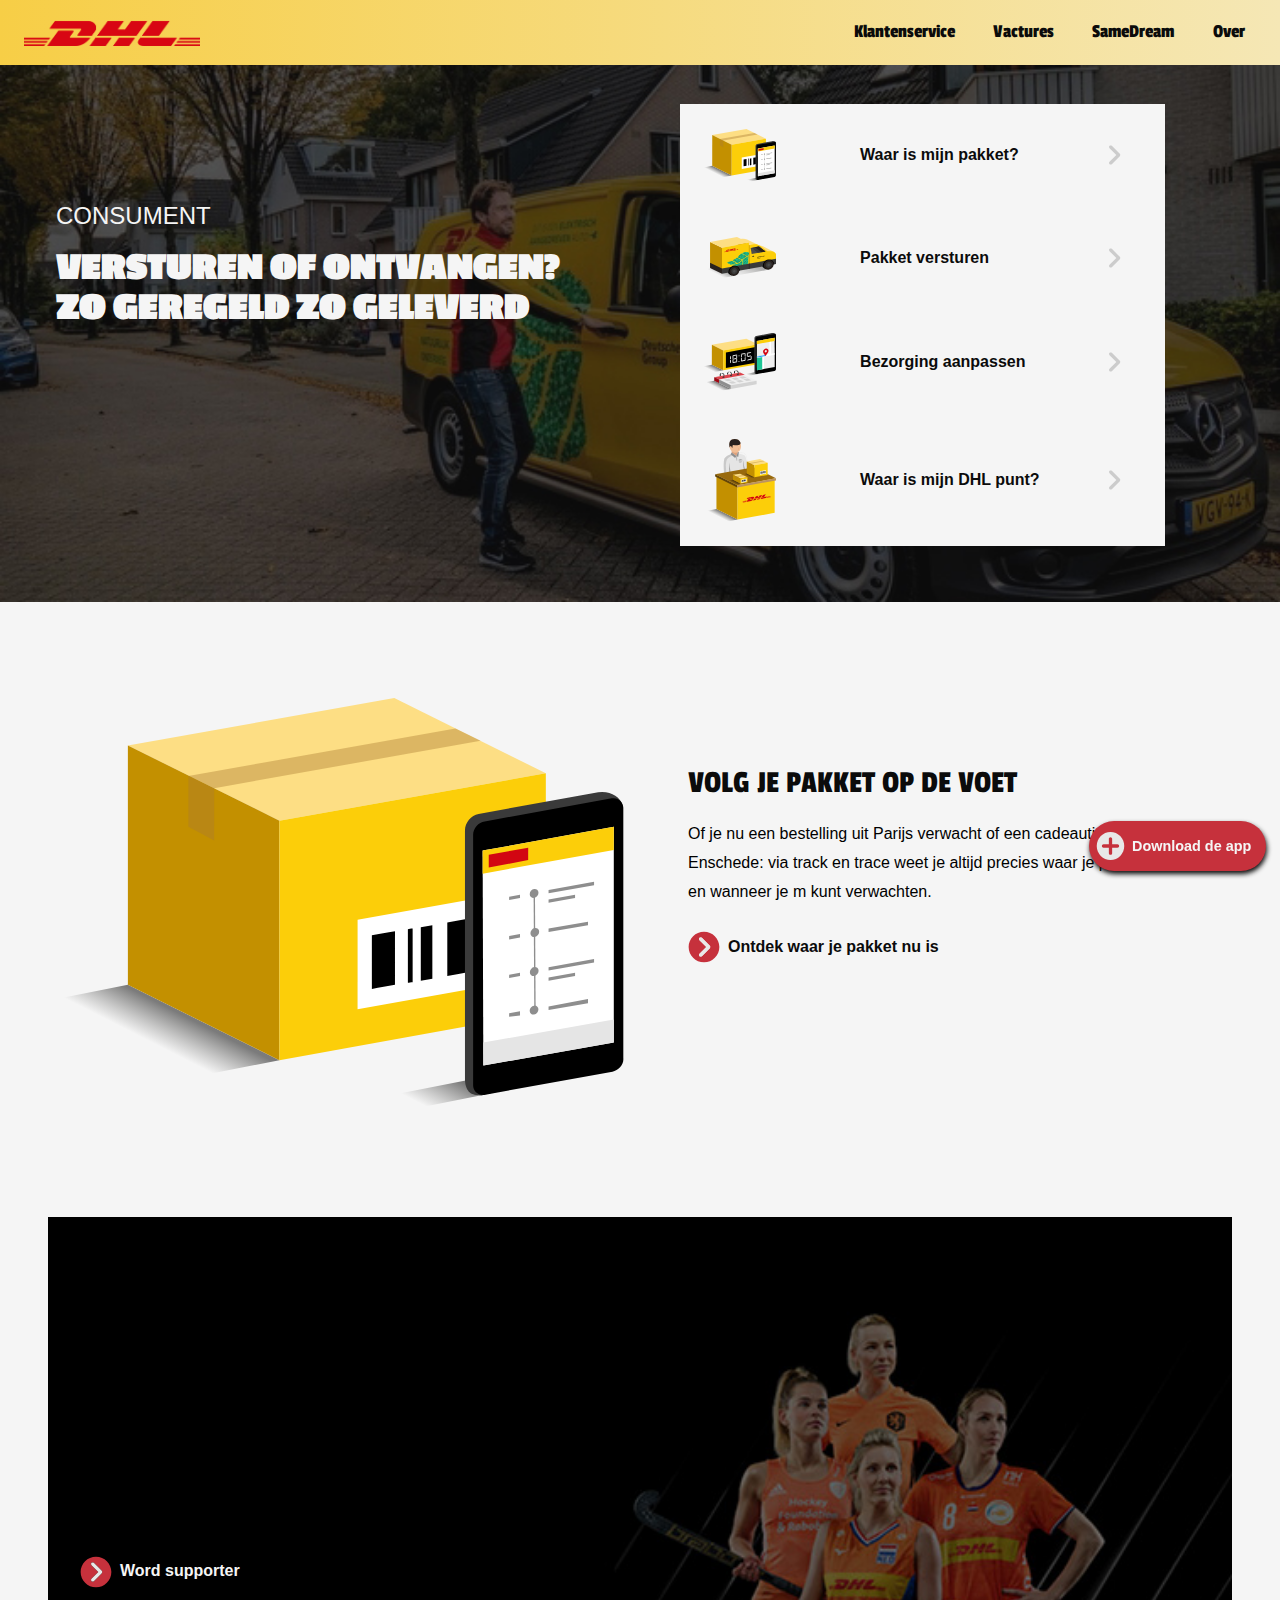
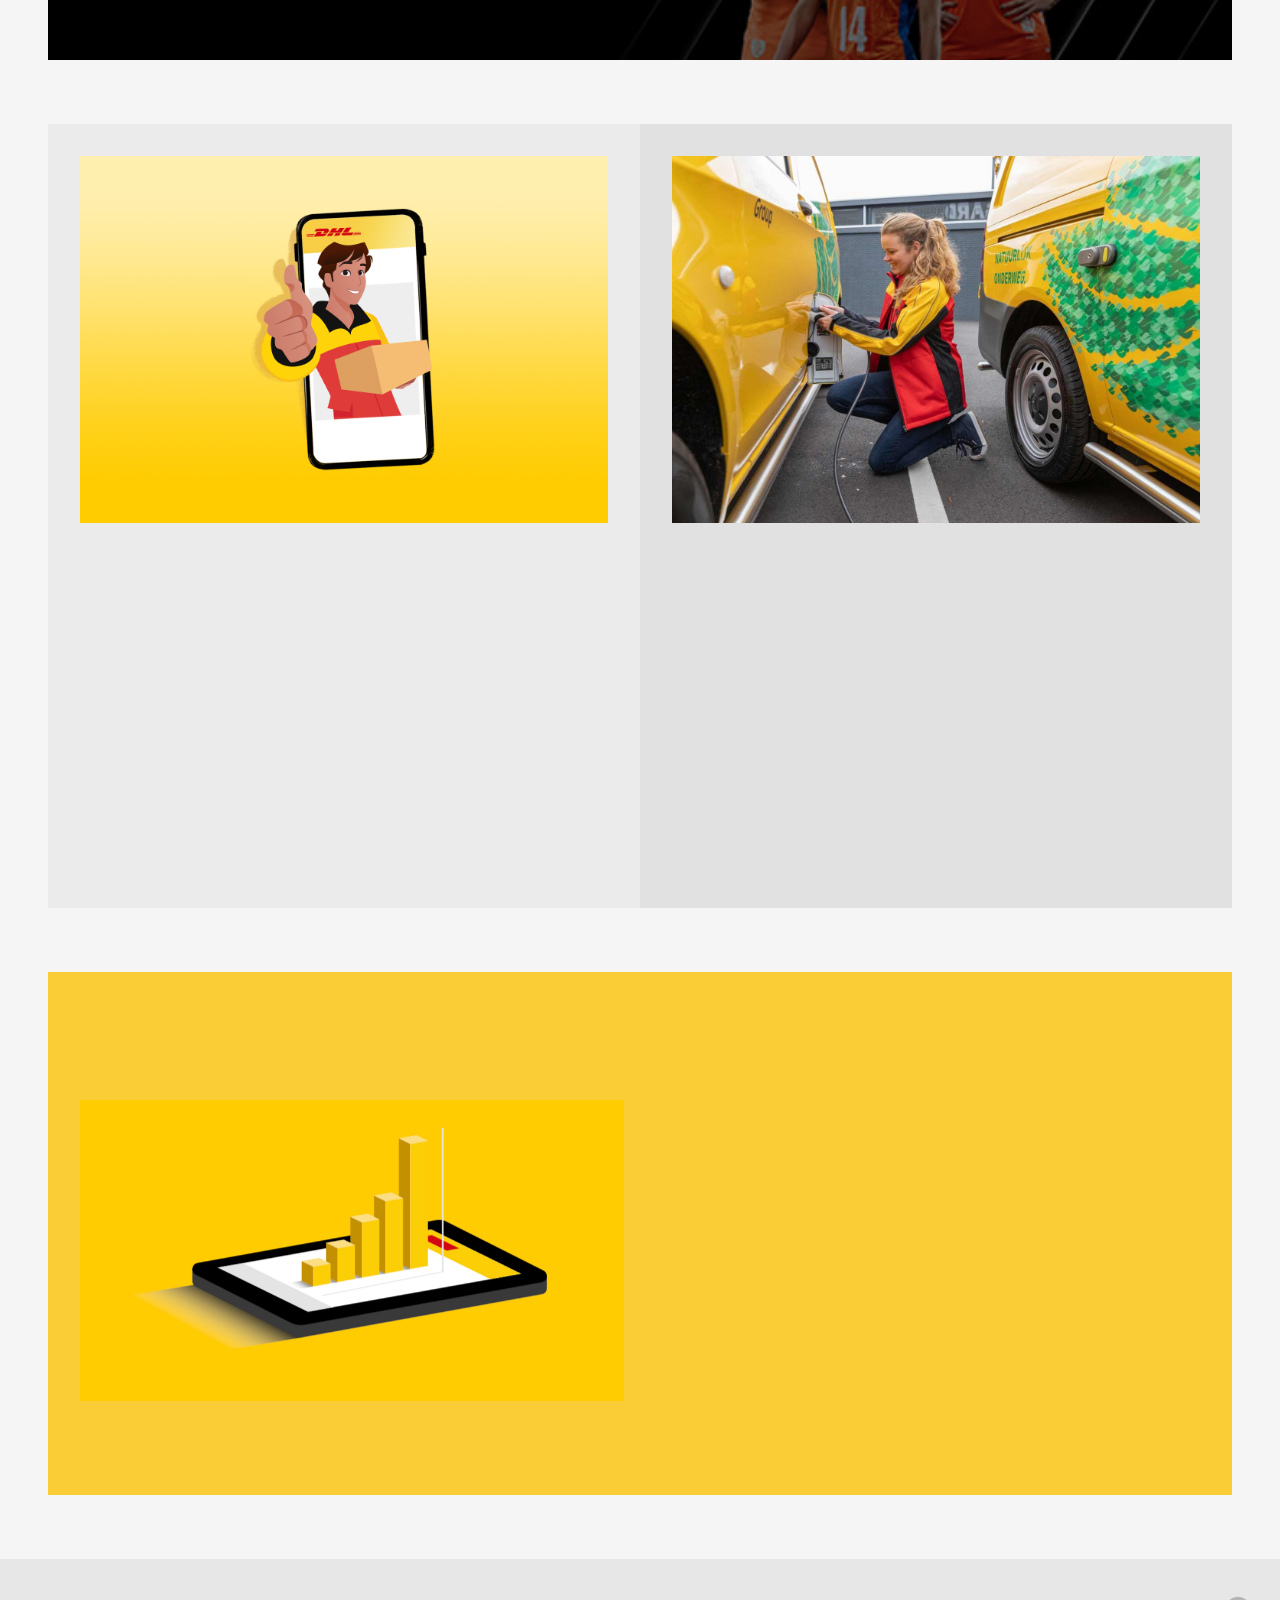
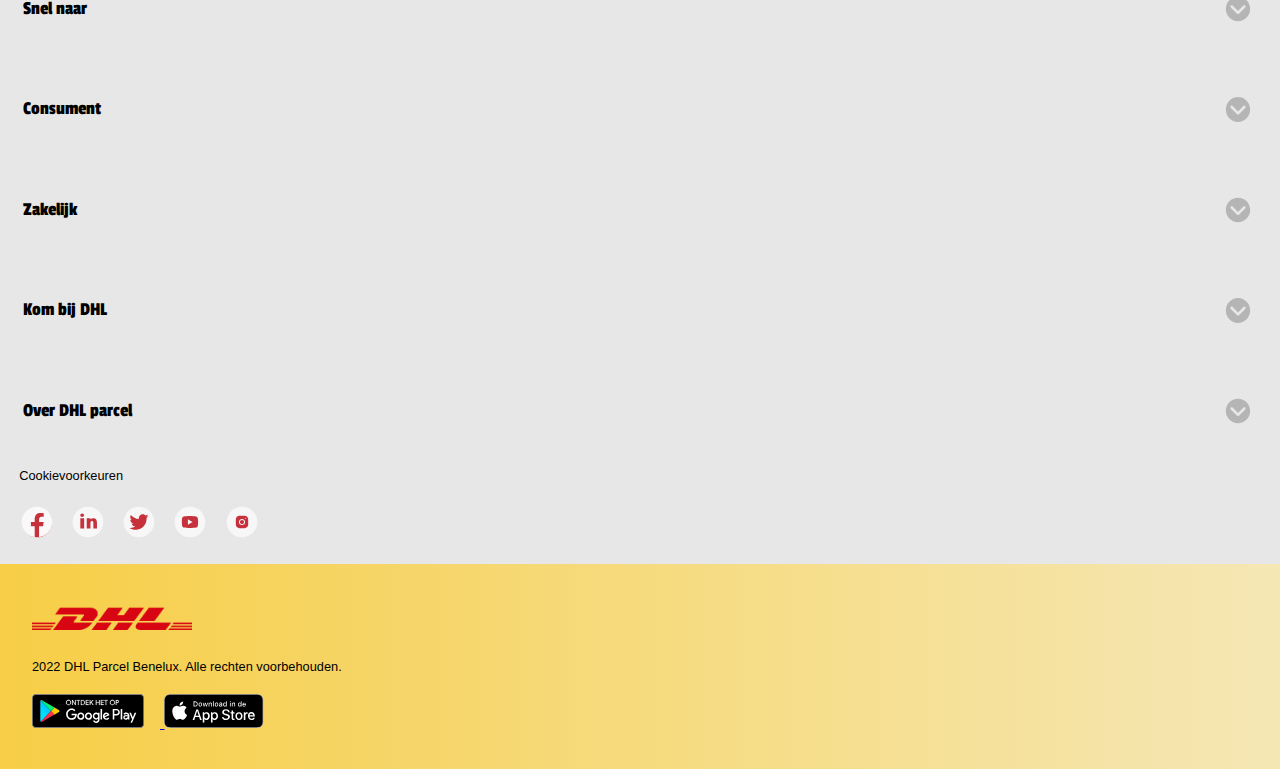
<file: index.html>
<!doctype html>
<html lang="nl">


<head>
	<meta charset="UTF-8">
	<meta name="author" content="Larissa van Rijn">
	<meta name="viewport" content="width=device-width, initial-scale=1">
	<title>DHL-Parcel</title>
	<link href="styles/style.css" rel="stylesheet">
	<link rel="icon" type="image/svg+xml" href="images/favicon.png">
</head>


<body>
	<Header>
		<nav>
			<a href="track-and-trace.html"><img class="logo" src="./images/pagina-1/logo.png" alt="Logo van DHL"></a>
			<img class="openMenu" src="./images/pagina-1/menu.svg" alt="hamburger menu openen">
			<ul class="mainMenu">
				<li> <a href="track-and-trace.html"> Klantenservice</a></li>
				<li> <a href="track-and-trace.html"> Vactures </a></li>
				<li> <a href="track-and-trace.html"> SameDream </a></li>
				<li> <a href="track-and-trace.html"> Over </a></li>
				<li><img class="closeMenu" src="./images/pagina-1/menu-sluit.svg" alt="hamburger menu sluiten"></li>
			</ul>		
		</nav>
	</Header>

	<main>
		<section>
			<div class="hidden">
				<h1>Consument</h1>
				<h2>Versturen of ontvangen? Zo geregeld zo geleverd</h2>
			</div>
			<div>
				<a href="track-and-trace.html">
					<img src="./images/pagina-1/roll.svg" alt="">
					<section>
						<h3>Waar is mijn pakket?</h3>
						<img src="./images/pagina-1/button-rechts-grijs.svg" alt="Lees meer">
					</section>
				</a>
				
				<a href="track-and-trace.html">
					<img src="./images/pagina-1/delivery.svg" alt="">
					<section>
						<h3>Pakket versturen</h3>
						<img src="./images/pagina-1/button-rechts-grijs.svg" alt="Lees meer">
					</section>
				</a>
		
				<a href="track-and-trace.html">
					<img src="./images/pagina-1/delivery-options.svg" alt="">
					<section>
						<h3>Bezorging aanpassen</h3>
						<img src="./images/pagina-1/button-rechts-grijs.svg" alt="Lees meer">
					</section>
				</a>

				<a href="track-and-trace.html">
					<img src="./images/pagina-1/packing.svg" alt="">
					<section>
						<h3>Waar is mijn DHL punt?</h3>
						<img src="./images/pagina-1/button-rechts-grijs.svg" alt="Lees meer">
					</section>
				</a>
			</div>
		</section>

		<section>
			<div>
				<a href="track-and-trace.html"><img src="./images/pagina-1/roll.svg" alt="Volg je pakket"></a>
			</div>
			<div class="hidden">
				<h1>Volg je pakket op de voet</h1>
				<p>Of je nu een bestelling uit Parijs verwacht of een cadeautje uit Enschede: via track en trace weet je altijd precies waar je pakket is en wanneer je m kunt verwachten.</p>
				<a href="track-and-trace.html"><img src="./images/pagina-1/button-rechts.svg" alt="">Ontdek waar je pakket nu is</a>
			</div>
		</section>

		<section>
			<div class="hidden">
				<h1>Trotse sponsor</h1>
				<h2>Word ook supporter van onze oranjevrouwen</h2>
				<p>DHL is trotse sponsor en logistiek partner van onze nationale vrouwenteams in voetbal, hockey, handbal en volleybal. Samen delen we één droom: de absolute top bereiken, waar we al hard naartoe op weg zijn. Ook jij kunt supporter worden van deze SameDream missie. Meld je aan om als eerste op de hoogte te zijn van ticketacties, het laatste sportnieuws en ontvang exclusieve kortingen.</p>
			</div>
			<a href="track-and-trace.html"><img src="./images/pagina-1/button-rechts.svg" alt="">Word supporter</a>
		</section>

		<section>
			<a href="track-and-trace.html"><img src="./images/pagina-1/mijn-dhl.png" alt="Over de DHL app"></a>
			<div class="hidden">
				<h1>Mijn DHL app</h1>
				<h2>Al je pakketjes in de hand</h2>
				<p>Of je nou een pakket hebt verstuurd of juist verwacht: met de Mijn DHL op je telefoon of tablet vind je alles terug in één handig overzicht. Zo weet je binnen no-time wanneer je pakketten (en die van je huisgenoten) hun bestemming bereiken. Net buiten de deur op het geplande bezorgmoment? Geen probleem, met een paar drukken op de knop pas je de bezorgtijd en -plaats aan. Dan rijdt onze gele bus vrolijk verder!</p>									<a href="track-and-trace.html"> <img src="./images/pagina-1/button-rechts.svg" alt="">Download de app</a>
			</div>
		</section>

		<section>
			<a href="track-and-trace.html"><img src="./images/pagina-1/dhl-duurzaam.jpg" alt="Duurzaamheid bij DHL"></a>
			<div class="hidden">
				<h1>DHL duurzaam</h1>
				<h2>Geel is het nieuwe groen</h2>
				<p>Bij DHL Parcel zijn we hard aan het verduurzamen. Zo rijdt al een derde van onze bezorgauto's op stroom en proberen we je bestelling in één keer af te leveren. Handig voor jou en beter voor de wereld, want zo besparen we een extra rit door je wijk. Dat scheelt uitstoot. Zelf een pakketje versturen? Dat doe je klimaatneutraal, zonder bijkomende kosten. Die nemen wij voor onze rekening.</p>
				<a href="track-and-trace.html"><img src="./images/pagina-1/button-rechts.svg" alt="">Over DHL GoGreen</a>
			</div>
		</section>

		<section>
			<div>
				<a href="track-and-trace.html"><img src="./images/pagina-1/zakelijk.jpg" alt="Zakelijk bij DHL"></a>
			</div>
			<div class="hidden">
				<h1>DHL zakelijk</h1>
				<h2>Denk groot, bereik meer</h2>
				<p>Verstuur je gemiddeld meer dan 30 pakketten per maand? Dan profiteer je met DHL zakelijk van interessante extra's, zoals webshop-integratie en onze ophaaldienst. Maak zelf eenvoudig een zakelijk account aan zie meteen welke aantrekkelijke tarieven in jouw situatie gelden.</p>
				<a href="track-and-trace.html"> <img src="./images/pagina-1/button-rechts.svg" alt="">Ontdek alle voordelen</a>
			</div>
		</section>

		<a href="#top"> <img src="./images/pagina-1/sticky-button.svg" alt="">Download de app</a>
	</main>


	<footer>
		<section>
			<nav>
				<details>
					<summary>Snel naar <img src="./images/pagina-1/button-beneden.svg" alt="Bekijk meer"> </summary>
					<a href="track-and-trace.html">Offerte aanvragen</a>
					<a href="track-and-trace.html">Track and trace</a>
					<a href="track-and-trace.html">Bezorger gemist</a>
					<a href="track-and-trace.html">Support</a>
					<a href="track-and-trace.html">Veelgestelde vragen</a>
				</details>

				<details>
					<summary>Consument <img src="./images/pagina-1/button-beneden.svg" alt="Bekijk meer"></summary>
					<a href="track-and-trace.html">Pakket versturen</a>
					<a href="track-and-trace.html">Wereldwijd versturen</a>
					<a href="track-and-trace.html">Bezorgtijden</a>
					<a href="track-and-trace.html">Verpakkingstips</a>
					<a href="track-and-trace.html">Tarieven</a>
				</details>	

				<details>
					<summary>Zakelijk <img src="./images/pagina-1/button-beneden.svg" alt="Bekijk meer"> </summary> 
					<a href="track-and-trace.html">Mijn zending</a>
					<a href="track-and-trace.html">Dienstverlening</a>
					<a href="track-and-trace.html">Locaties</a>
					<a href="track-and-trace.html">Sectoren</a>
					<a href="track-and-trace.html">Technologie</a>
					<a href="track-and-trace.html">Kennisplatform</a>
				</details>	

				<details>
					<summary>Kom bij DHL <img src="./images/pagina-1/button-beneden.svg" alt="Bekijk meer"></summary>
					<a href="track-and-trace.html">Werken bij DHL</a>
					<a href="track-and-trace.html">Bezorger</a>
					<a href="track-and-trace.html">Logistiek</a>
					<a href="track-and-trace.html">Servicepartner worden</a>
					<a href="track-and-trace.html">Corporate</a>
					<a href="track-and-trace.html">Stages</a>
				</details>	
	
				<details>
					<summary>Over DHL parcel <img src="./images/pagina-1/button-beneden.svg" alt="Bekijk meer"></summary>
					<a href="track-and-trace.html">Algemene voorwaarden</a>
					<a href="track-and-trace.html">Privacyverklaring</a>
					<a href="track-and-trace.html">Maatschappelijk</a>
					<a href="track-and-trace.html">Duurzaamheid</a>
					<a href="track-and-trace.html">Partnerships</a>
					<a href="track-and-trace.html">Pers</a>
				</details>
		
				<button>Cookievoorkeuren</button>
			</nav>
			<nav>
				<ul>
					<li> <a href="track-and-trace.html"><img src="./images/pagina-1/facebook.svg" alt="Icoon van facebook"></a></li>
					<li> <a href="track-and-trace.html"><img src="./images/pagina-1/linkedin.svg" alt="Icoon van Linkedin"></a></li>
					<li> <a href="track-and-trace.html"><img src="./images/pagina-1/twitter.svg" alt="Icoon van Twitter"></a></li>
					<li> <a href="track-and-trace.html"><img src="./images/pagina-1/youtube.svg" alt="Icoon van Youtube"></a></li>
					<li> <a href="track-and-trace.html"><img src="./images/pagina-1/instagram.svg" alt="Icoon van Instagram"></a></li>
				</ul>
			</nav>
		</section>

		<section>
			<a href="track-and-trace.html"> <img src="./images/pagina-1/logo.png" alt="DHL logo"> </a>
			<p>2022 DHL Parcel Benelux. Alle rechten voorbehouden.</p>
			<section>
				<a href="track-and-trace.html"> <img src="./images/pagina-1/google-play-nl.svg" alt="Ontdek de app op Google Play"> </a>
				<a href="track-and-trace.html"> <img src="./images/pagina-1/apple.svg" alt="Dowload de app in de App Store"> </a>
			</section>
		</section>
	</footer>

	<script defer src="scripts/script.js"></script>
</body>
</html>
</file>
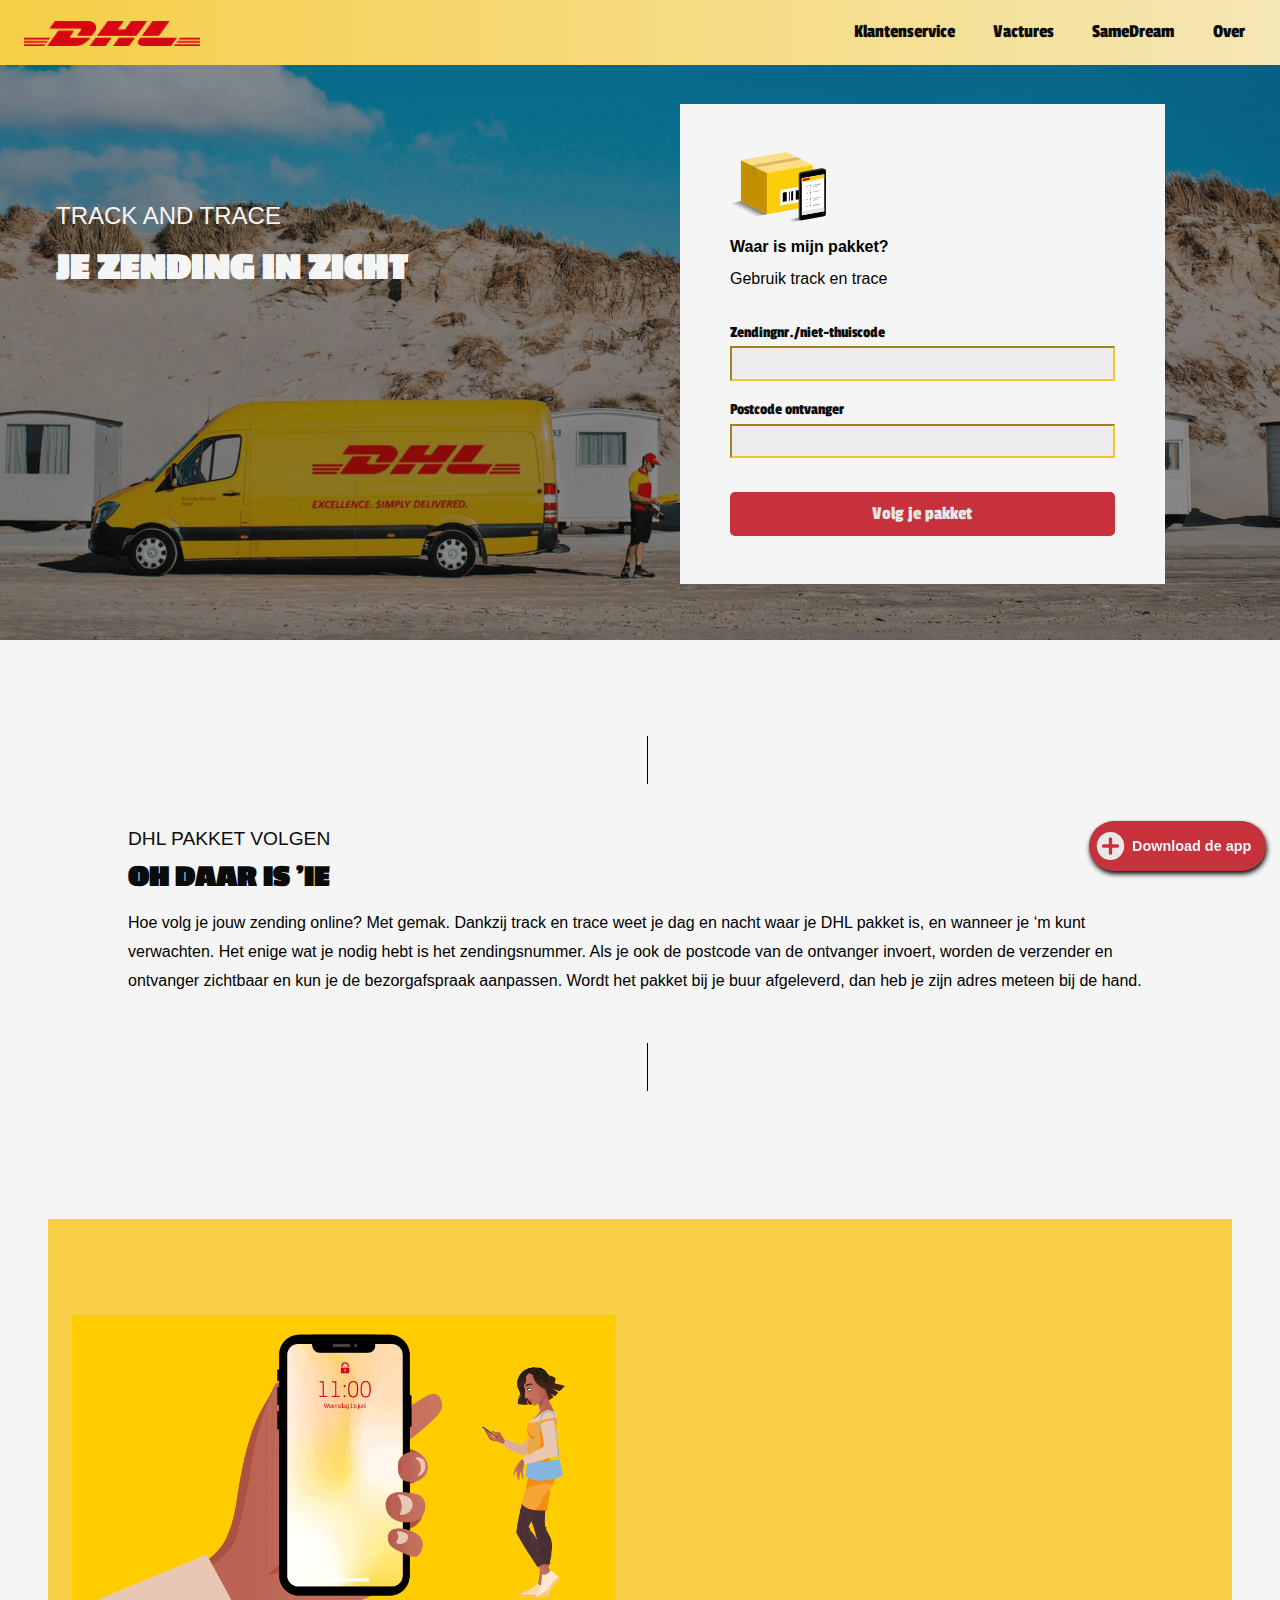
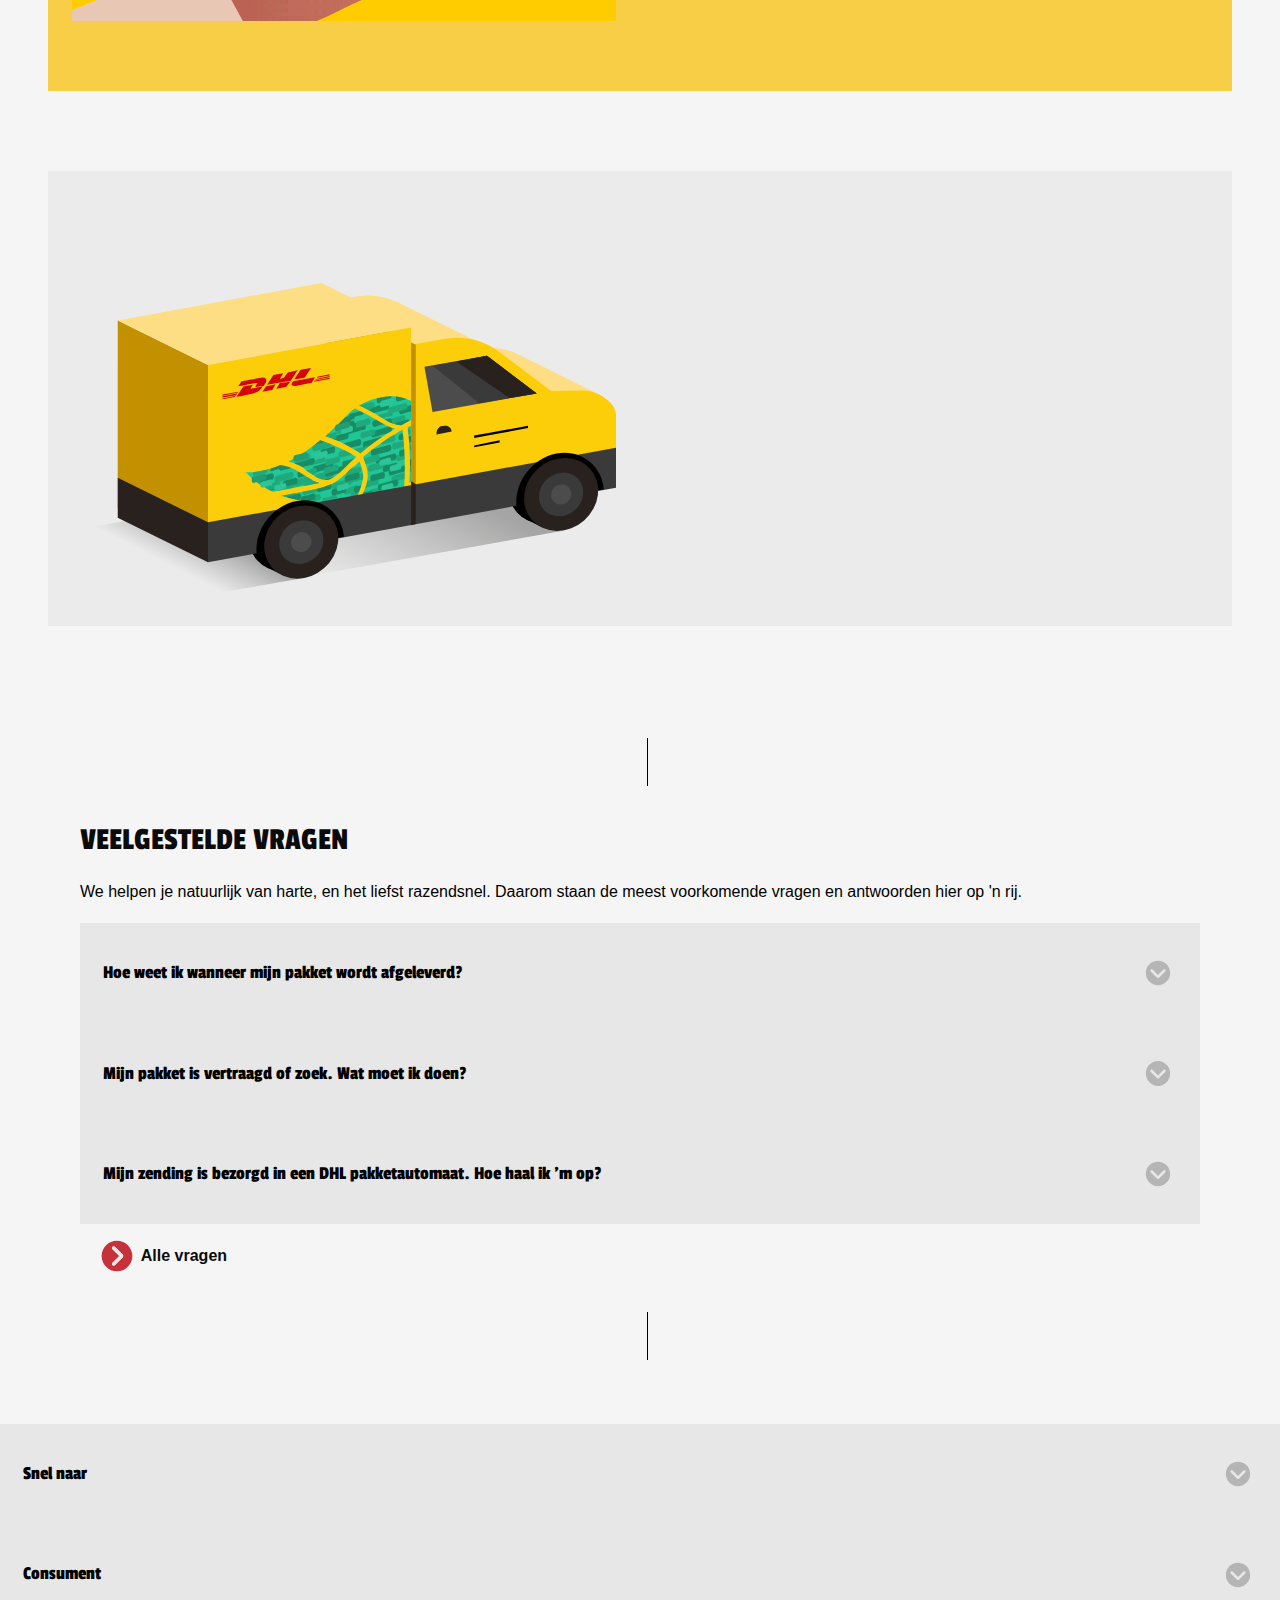
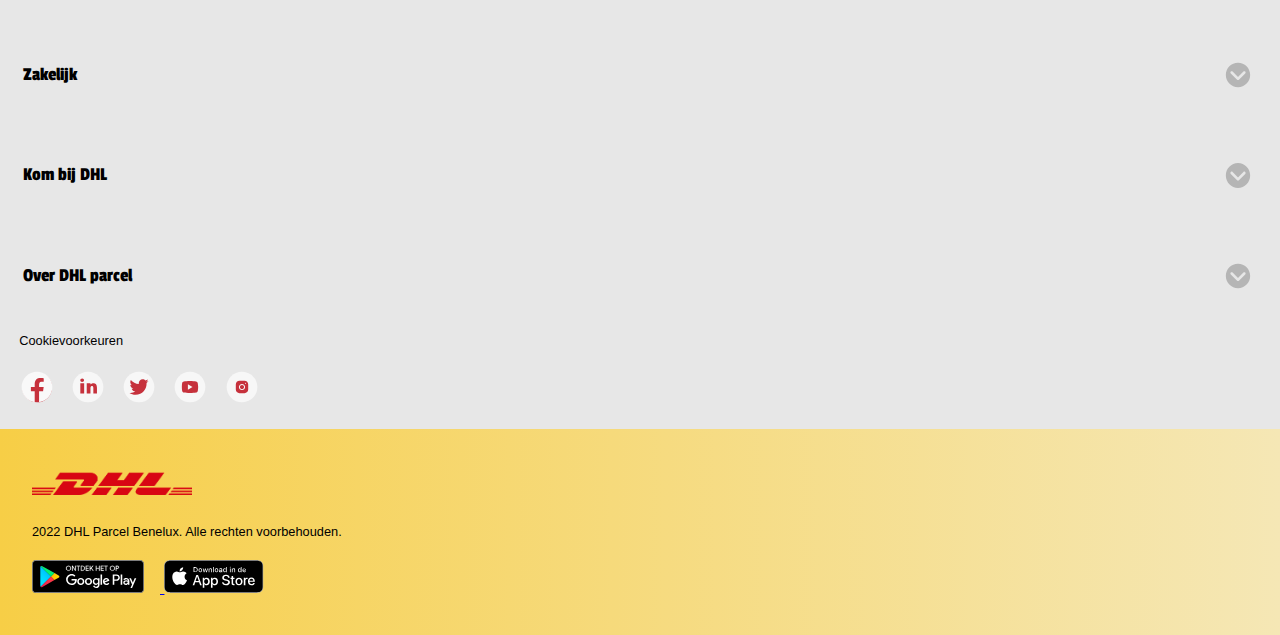
<file: track-and-trace.html>
<!doctype html>
<html lang="nl">


<head>
	<meta charset="UTF-8">
	<meta name="author" content="Larissa van Rijn">
	<meta name="viewport" content="width=device-width, initial-scale=1">
	<title>DHL-Parcel</title>
	<link href="styles/style.css" rel="stylesheet">
	<link rel="icon" type="image/svg+xml" href="images/favicon.png">
</head>


<body id="trackandTrace">
	<Header>
		<nav>
			<a href="index.html"><img class="logo" src="./images/pagina-1/logo.png" alt="Logo van DHL"></a>
			<img class="openMenu" src="./images/pagina-1/menu.svg" alt="hamburger menu openen">
			<ul class="mainMenu">
				<li> <a href="index.html"> Klantenservice</a></li>
				<li> <a href="index.html"> Vactures </a></li>
				<li> <a href="index.html"> SameDream </a></li>
				<li> <a href="index.html"> Over </a></li>
				<li><img class="closeMenu" src="./images/pagina-1/menu-sluit.svg" alt="hamburger menu sluiten"></li>
			</ul>		
		</nav>
	</Header>

	<main>
		<section>
			<div class="hidden">
				<h1>Track and Trace</h1>
				<h2>Je zending in zicht</h2>
			</div>
			<div>
				<form action="index.html">
					<fieldset>
						<img src="./images/pagina-1/roll.svg" alt="">
						<h3>Waar is mijn pakket?</h3>
						<p>Gebruik track en trace</p>
				  		<label for="zendingnr./niet-thuiscode">Zendingnr./niet-thuiscode</label>
						<input id="zendingnr./niet-thuiscode" required type="text">
						<label for="postcodeOntvanger">Postcode ontvanger</label>
						<input id="postcodeOntvanger" required type="text">
						<p class="feedback">Je informatie klopt! Je kan je pakket volgen.</p>
						<button value="Volg je pakket">Volg je pakket</button>
					</fieldset>
				</form>
			</div>
		</section>

		<section class="hidden">
			<div></div>
			<h1>DHL pakket volgen</h1>
			<h2>Oh daar is 'ie</h2>
			<p>Hoe volg je jouw zending online? Met gemak. Dankzij track en trace weet je dag en nacht waar je DHL pakket is, en wanneer je ‘m kunt verwachten. Het enige wat je nodig hebt is het zendingsnummer. Als je ook de postcode van de ontvanger invoert, worden de verzender en ontvanger zichtbaar en kun je de bezorgafspraak aanpassen. Wordt het pakket bij je buur afgeleverd, dan heb je zijn adres meteen bij de hand.</p>
			<div></div>
		</section>

		<section>
			<div>
				<a href="index.html"><img src="./images/pagina-1/dhl-schermen.gif" alt="Track en trace jouw pakket in de app"></a>
			</div>
			<div class="hidden">
				<h1>Track en trace</h1>
				<h2>Hij is er bijna!</h2>
				<p>Goed dat je je pakket overal kunt volgen, maar je wilt natuurlijk vooral weten wanneer het aankomt. Met de Mijn DHL app zie je het verwachte bezorgmoment zodra de bezorging in de planning staat. Gewoon, op je telefoon of tablet. Is het pakket bij de buren of een DHL ServicePoint afgeleverd? Dan vind je het bezorgadres ook in de app.</p>
				<a href="index.html"> <img src="./images/pagina-1/button-rechts.svg" alt="">Download de app</a>
			</div>
		</section>

		<section>
			<div>
				<a href="javascript:playSound('bus');"><img src="./images/pagina-1/delivery.svg" alt="Verschilende bezorgvoorkeuren voor jou"></a>
				<audio id="bus"  src="./images/pagina-1/beep.mp3" preload="auto"></audio>
			</div>
			<div class="hidden">
				<h1>Jouw bezorgvoorkeuren</h1>
				<p>We bezorgen van maandag tot en met zaterdag, overdag of 's avonds. Zodra we het pakket in handen hebben, laten we jou via track en trace en per e-mail weten wanneer we verwachten het pakket te bezorgen. Op de dag van bezorging zie je een specifieker tijdvak van het bezorgmoment.</p>
				<a href="index.html"><img src="./images/pagina-1/button-rechts.svg" alt="">Kies een nieuw bezorgmoment</a>
			</div>
		</section>

		<section>
			<div></div>
			<h1>Veelgestelde vragen</h1>
			<p>We helpen je natuurlijk van harte, en het liefst razendsnel. Daarom staan de meest voorkomende vragen en antwoorden hier op 'n rij.</p>
			<details>
				<summary>Hoe weet ik wanneer mijn pakket wordt afgeleverd? <img src="./images/pagina-1/button-beneden.svg" alt="Bekijk meer"></summary>
				<p>Met <a href="index.html">track en trace</a> volg je je pakket binnen Nederland op de voet. Elk moment van de dag. Een pakket naar het buitenland volg je via de <a href="index.html">internationale track en trace.</a> Alleen voor brievenbuspakketten naar het buitenland is geen track en trace beschikbaar.</p>
				<p>Hou het zendingsnummer en de postcode van de ontvanger bij de hand, dan weet je altijd precies waar je pakket zich bevindt. We sturen je een e-mail of sms zodra je pakket is afgeleverd.</p>
			</details>

			<details>
				<summary>Mijn pakket is vertraagd of zoek. Wat moet ik doen? <img src="./images/pagina-1/button-beneden.svg" alt="Bekijk meer"></summary>
				<p>Doet je pakket er langer over dan verwacht? Dit is natuurlijk erg vervelend! We werken hard om jouw pakket op het verwachte bezorgmoment bij je af te leveren. Door de grote hoeveelheden pakketten die we dagelijks verwerken, lukt dit helaas niet altijd. We proberen je zending alsnog zo snel mogelijk bij je te bezorgen.</p>
				<a href="index.html"><img src="./images/pagina-1/button-rechts.svg" alt="">Bekijk wat je kunt doen</a>
				<a href="index.html"><img src="./images/pagina-1/button-rechts.svg" alt="">Track en trace onduidelijk?</a>
			</details>

			<details>
				<summary>Mijn zending is bezorgd in een DHL pakketautomaat. Hoe haal ik 'm op? <img src="./images/pagina-1/button-beneden.svg" alt="Bekijk meer"></summary>
				<p>Zodra het pakket is geleverd, ontvang je een sms of e-mail met een unieke afhaalcode. Voer deze in op het display van de DHL Pakketautomaat, en je hebt je pakje te pakken. </p>
			</details>

			<a href="index.html"><img src="./images/pagina-1/button-rechts.svg" alt="">Alle vragen</a>
			<div></div>
		</section>

		<a href="index.html"> <img src="./images/pagina-1/sticky-button.svg" alt="">Download de app</a>
	</main>

	<footer>
		<section>
			<nav>
				<details>
					<summary>Snel naar <img src="./images/pagina-1/button-beneden.svg" alt="Bekijk meer"></summary>
					<a href="index.html">Offerte aanvragen </a>
					<a href="index.html">Track and trace </a>
					<a href="index.html">Bezorger gemist </a>
					<a href="index.html">Support </a>
					<a href="index.html">Veelgestelde vragen </a>
				</details>

				<details>
					<summary>Consument <img src="./images/pagina-1/button-beneden.svg" alt="Bekijk meer"></summary>
					<a href="index.html">Pakket versturen</a>
					<a href="index.html">Wereldwijd versturen</a>
					<a href="index.html">Bezorgtijden</a>
					<a href="index.html">Verpakkingstips</a>
					<a href="index.html">Tarieven</a>
				</details>

				<details>
					<summary>Zakelijk <img src="./images/pagina-1/button-beneden.svg" alt="Bekijk meer"></summary>
					<a href="index.html">Mijn zending</a>
					<a href="index.html">Dienstverlening</a>
					<a href="index.html">Locaties</a>
					<a href="index.html">Sectoren</a>
					<a href="index.html">Technologie</a>
					<a href="index.html">Kennisplatform</a>
				</details>

				<details>
					<summary>Kom bij DHL <img src="./images/pagina-1/button-beneden.svg" alt="Bekijk meer"></summary>
					<a href="index.html">Werken bij DHL</a>
					<a href="index.html">Bezorger</a>
					<a href="index.html">Logistiek</a>
					<a href="index.html">Servicepartner worden</a>
					<a href="index.html">Corporate</a>
					<a href="index.html">Stages</a>
				</details>

				<details>
					<summary>Over DHL parcel <img src="./images/pagina-1/button-beneden.svg" alt="Bekijk meer"></summary>
					<a href="index.html">Algemene voorwaarden</a>
					<a href="index.html">Privacyverklaring</a>
					<a href="index.html">Maatschappelijk</a>
					<a href="index.html">Duurzaamheid</a>
					<a href="index.html">Partnerships</a>
					<a href="index.html">Pers</a>
				</details>

				<button>Cookievoorkeuren</button>
			</nav>
			<nav>
				<ul>
					<li> <a href="index.html"><img src="./images/pagina-1/facebook.svg" alt="Logo van facebook"></a></li>
					<li> <a href="index.html"><img src="./images/pagina-1/linkedin.svg" alt="Logo van Linkedin"></a></li>
					<li> <a href="index.html"><img src="./images/pagina-1/twitter.svg" alt="Logo van Twitter"></a></li>
					<li> <a href="index.html"><img src="./images/pagina-1/youtube.svg" alt="Logo van Youtube"></a></li>
					<li> <a href="index.html"><img src="./images/pagina-1/instagram.svg" alt="Logo van Instagram"></a></li>
				</ul>
			</nav>
		</section>

		<section>
			<a href="index.html"> <img src="./images/pagina-1/logo.png" alt="DHL logo"> </a>
			<p>2022 DHL Parcel Benelux. Alle rechten voorbehouden.</p>
			<section>
				<a href="index.html"> <img src="./images/pagina-1/google-play-nl.svg" alt="Ontdek de app op Google Play"> </a>
				<a href="index.html"> <img src="./images/pagina-1/apple.svg" alt="Dowload de app in de App Store"> </a>
			</section>
		</section>
	</footer>

	<script defer src="scripts/script.js"></script>
</body>
</html>
</file>
<file: styles/style.css>
/***********************************/
/* ALGEMENE STYLING BEIDE PAGINA'S*/
/***********************************/
@import url('https://fonts.googleapis.com/css2?family=Passion+One&display=swap');

*{
  box-sizing:border-box;  
}

:root {
	--color-text:rgb(11, 11, 11);
	--color-background:whitesmoke;
	--color-footer: #e7e7e7;
	--color-button: #C6313C;
	--color-active: #8e2129;
	--gradient-background: rgb(247,206,70);
	--gradient:linear-gradient(90deg, rgba(247,206,70,1) 0%, rgba(245,231,181,1) 100%);
	--heading-text: 'Passion One', sans-serif;
	--body-text: montserrat, sans-serif;
}

html {
	scroll-behavior: smooth;
}

Body{
	margin:0em;
	background-color: var(--color-background);
	font-family: var(--body-text);
	font-weight: 300;
	line-height: 1.8em;
}

h1{
	font-family: var(--body-text);
	font-weight: 200;
	text-transform: uppercase;
	line-height: 1em;
	font-size:1.2em;
	color:var(--color-background);
}

h2{
	margin-top: 0.5em;
	font-family: var(--heading-text);
	font-weight: 800;
	text-transform: uppercase;
    line-height: 1;
	font-size:2em;
	color:var(--color-background);
}

h3{
	margin:0em;
	font-family: var(--body-text);
	font-weight: 600;
	font-size: 1em;
}


/* Focus state algemeen*/
a:focus, summary:focus, button:focus, input:focus{
	outline-color:var(--color-button);
}

form fieldset button{
	outline-color: #f7ce46;
}




/************/
/* HEADER*/
/************/
header nav{
	width: 100%;
	padding: 0em 1em 0em 1em;
	font-family: var(--heading-text);
	position: fixed;
	z-index: 1;
}

header nav img{
	margin-top:0.2em;
	width: 0.8em;
}

header nav .logo{
	margin:0.5em;
	width: 11em;
}

header nav{
	display:flex;
	justify-content: space-between;
	background: var(--gradient);
	color:var(--color-text);
}

header nav .mainMenu{
	margin:0em;
	display: flex;
	list-style: none;
}

header nav .mainMenu li a{
	padding: 0.95em 1em 0.95em 1em;
	display: inline-block;
	align-items:center;
	text-decoration: none;
	font-size: 1.2em;
	color:var(--color-text);
}

header nav .mainMenu li a:hover{
	background: var(--color-button);
	color:var(--color-footer);
	transition: 0.2s ease-in-out;
}

header nav .mainMenu li a:active{
	background: var(--color-active);
}

header nav .openMenu{
	margin:20px;
	font-size: 2rem;
	cursor: pointer;
	display: none;
}

header nav .mainMenu .closeMenu{
	display: none;
	font-size: 2rem;
	cursor: pointer;
}




/***********/
/* FOOTER*/
/***********/
footer{
	background-color: var(--color-footer);
}

footer section li{
	list-style: none;
}

footer section details{
	cursor: pointer;
	padding: 0.5em 0em 0.5em 0em;
	transition: 0.2s ease-in-out;
}

footer section details:hover{
	background-color: rgb(213, 213, 213);
	color: var(--color-button);
}

footer section details summary{
	padding: 1.2em;
	display: flex;
	justify-content: space-between;
	align-items: center;
	font-family: var(--heading-text);
	font-weight: 100;
	font-size: 1.2em;
	text-align: left;
	transition: 0.2s ease-in-out;
}

footer section details summary:hover{
	text-decoration: underline;
}

footer section details summary img{
	width: 2em;
}

footer section details a{
	padding: 0.5em 1.2em 0.5em 1.2em;
	display: flex;
	font-family: var(--body-text);
	text-decoration: underline;
	color: var(--color-text);
	cursor: pointer;
}

footer section details a:hover{
	text-decoration: underline;
	color:var(--color-button);
}


/* Cookievoorkeuren button*/
button{
	margin-left: 1em;
	padding: 0.5em;
	background: none;
	font-size: 0.8em;
	font-family: var(--body-text);
	font-weight: 300;
	border:none;
	cursor: pointer;
	transition: 0.2s ease-out;
}

button:hover{
	font-weight: 600;
	color: var(--color-button);
	transform: scale(1.05); 
}


/* Social media buttons*/
footer section nav:nth-of-type(2){
	padding: 0em 2em 0em 0.8em;
}

footer section nav:nth-of-type(2) ul{
	margin: 0em;
	padding:0.5em;
	padding-left: 0em;
	display: flex;
	gap:0.2em;
	animation: bounce;
}

footer section nav:nth-of-type(2) img{
	width: 3em;
}


/* Onderste gedeelte footer met gradient*/
footer section:nth-of-type(2){
	padding: 0em 2em 0em 2em;
	background: var(--gradient-background);
	background: var(--gradient);
}

footer section:nth-of-type(2) p{
	padding-bottom: 0em;
	font-size: 0.8em;
}

footer section:nth-of-type(2) a img{
	width: 10em;
	margin-top: 1em;
	padding-top: 1em;
}

footer section:nth-of-type(2) section{
	margin-top: -2em;
	padding-top: 0em;
	padding-bottom: 2em;
}

footer section:nth-of-type(2) section a img:first-of-type{
	width: 8em;
	padding-left: 0em;
	padding-right: 1em;
}




/**********************/
/* STYLING PAGINA 1*/
/**********************/

/* CONTENT SECTIE 1*/
main section:first-of-type{
	padding:2em;
	padding-top:5em;
	background-image: url('../images/pagina-1/bus-overlay.jpg');
	background-repeat: no-repeat;
	background-size: cover;
}

main section:first-of-type a{
	width: 100%;
	padding:0.7em 1em 0.7em 1em;
	display: flex;
	justify-content: space-between;
	align-items: center;
	background-color: var(--color-background);
	color: var(--color-text);
	text-decoration: none;
	line-height: 1em;
}

main section:first-of-type a:hover{
	background-color: var(--color-button);
	color:var(--color-footer);
	transition: 0.2s ease-in-out;
	transform: scale(1.05); 
}

main section:first-of-type a:active{
	background-color: var(--color-active);
}

main section:first-of-type a img{
	width: 4.5em;
}

main section:first-of-type a section{
	width: 65%;
	padding:0.2em;
	background-image: none;
	display:flex;
	justify-content: space-between;
	align-items: center;
}

main section:first-of-type a section img{
	width: 3em;
}


/* CONTENT SECTIE 2-4-5-6*/
main section:nth-of-type(2), section:nth-of-type(3), section:nth-of-type(4), section:nth-of-type(5), section:nth-of-type(6){
	margin-top: 7em;
	padding: 0em 2em 0em 2em;
}

main section:nth-of-type(2) h1, main section:nth-of-type(4) h2, main section:nth-of-type(5) h2, main section:nth-of-type(6) h2{
	font-family: var(--heading-text);
	font-size:2em;
	color: var(--color-text);
}

main section:nth-of-type(4) h1, main section:nth-of-type(5) h1, main section:nth-of-type(6) h1, #trackandTrace main section:nth-of-type(4) h1{
	font-family: var(--body-text);
	color:var(--color-text);
}

main section:nth-of-type(2) a:first-of-type img, main section:nth-of-type(3) a:first-of-type img, main section:nth-of-type(4) a:first-of-type img, main section:nth-of-type(5) a:first-of-type img, main section:nth-of-type(6) a:first-of-type img{
	width: 100%;
	text-align: center;
}

main section:nth-of-type(2) div:nth-of-type(2) a, main section:nth-of-type(3) div:nth-of-type(2) a, main section:nth-of-type(4) div a, main section:nth-of-type(5) div:first-of-type a, main section:nth-of-type(6) div:nth-of-type(2) a, #trackandTrace main section:nth-of-type(5) a, #trackandTrace main section:nth-of-type(4) div:nth-of-type(2) a{
	width: max-content;
	padding-left: 0em;
	display: flex;
	align-items: center;
	font-family: var(--body-text);
	font-weight: 600;
	font-size: 1em;
	color:var(--color-text);
	text-decoration: none;
	line-height: 1em; 
	transition: 0.2s ease-in-out;
}

main section:nth-of-type(2) div:nth-of-type(2) a:hover, main section:nth-of-type(3) div:nth-of-type(2) a:hover, main section:nth-of-type(4) div:first-of-type a:hover, main section:nth-of-type(5) div:first-of-type a:hover, main section:nth-of-type(6) div:nth-of-type(2) a:hover, #trackandTrace main section:nth-of-type(5) a:hover, #trackandTrace main section:nth-of-type(4) a:hover{
	transform: scale(1.05); 
	color:var(--color-button);
	text-decoration: underline;
}

main section:nth-of-type(2) div:nth-of-type(2) a:active, main section:nth-of-type(3) div:nth-of-type(2) a:active, main section:nth-of-type(4) div:first-of-type a:active, main section:nth-of-type(5) div:first-of-type a:active, main section:nth-of-type(6) div:nth-of-type(2) a:active, #trackandTrace main section:nth-of-type(5) a:active, #trackandTrace main section:nth-of-type(4) a:active{
	color:var(--color-active);
}

main section:nth-of-type(2) div:nth-of-type(2) a img, main section:nth-of-type(3) a:first-of-type img, main section:nth-of-type(4) div:first-of-type a img, main section:nth-of-type(5) div:first-of-type a img, main section:nth-of-type(6) div:nth-of-type(2) a img{
	width: 3em;
	margin-left:-0.5em;
}


/* CONTENT SECTIE 3*/
main section:nth-of-type(3){
	padding: 4em 2em 4em 2em;
	background-image: url('../images/pagina-1/oranje.jpg');
	background-repeat: no-repeat;
	background-size: cover;
}

main section:nth-of-type(3) h2, main section:nth-of-type(3) p, main section:nth-of-type(3) a{
	color:var(--color-background);
}

main section:nth-of-type(3) a img{
	width: 3em;
	margin-left:-0.5em;
}

main section:nth-of-type(3) a{
	width: max-content;
	padding-left: 0em;
	display: flex;
	align-items: center;
	font-family: var(--body-text);
	font-weight: 600;
	font-size: 1em;
	text-decoration: none;
	color:var(--color-background);
	transition: 0.2s ease-in-out;
}

main section:nth-of-type(3) a:hover{
	color:var(--color-button);
	text-decoration: underline;
	transform: scale(1.05); 
}

main section:nth-of-type(3) a:active{
	color:var(--color-active);
}


/* CONTENT SECTIE 4-5-6*/
main section:nth-of-type(4) h3, main section:nth-of-type(5) h3, main section:nth-of-type(6) h3{
	color:var(--color-text);
}


/* CONTENT SECTIE 6*/
main section:nth-of-type(6){
	padding-bottom:4em;
}


/* STICKY KNOP*/
main > a{
	width: max-content;
	padding-right:1em;
	height: 3.5em;
	position: fixed;
	bottom: 2em;
	right: 1em;
	display: flex;
	align-items: center;
	background-color: var(--color-button);
	color:var(--color-background);
	font-family: var(--body-text);
	font-weight: 600;
	font-size: 0.9em;
	text-decoration: none;
	border-radius: 5em;
	box-shadow: 1px 3px 5px var(--color-text);
	transition: 0.2s ease-in-out;
}

main > a:hover{
	background-color: var(--color-footer);
	color:var(--color-button);
	transform: scale(1.05); 
}

main > a:active{
	background-color: rgb(204, 140, 140);
}

main > a img{
	width: 3em;
}




/**********************/
/* STYLING PAGINA 2*/
/**********************/

/* CONTENT SECTIE 1*/
#trackandTrace main section:first-of-type{
	padding:2em;
	padding-top:5em;
	background-image: url('../images/pagina-1/strandhuisOverlay.jpg');
	background-repeat: no-repeat;
	background-size: cover;
}


/* Formulier 1*/
main section:first-of-type form{
	padding: 2em;
	background-color: var(--color-background);
}

main section:first-of-type form img{
	width: 6em;
}

main section:first-of-type form h4{
	margin-top: 0.5em;
	font-family: var(--heading-text);
	font-size: 1.2em;
	font-weight: 100;
}

main section:first-of-type form p{
	margin-top: 0.2em;
	margin-bottom: 1.5em;
}

label{
	font-family: var(--heading-text);
	font-weight: 100;
    line-height: 1;
	color: var(--color-text);
	cursor: pointer;
}

form:invalid {
	background: rgba(212, 196, 19, 0.385);
}

fieldset {
	border:none;
	transition: all .2s;
	padding:1em;
}

fieldset:valid p:nth-of-type(2) {
	display:block;
	color: black;
	background:rgb(247,206,70);
	border:seagreen 18px;
	padding:1em 1em 1em 1em;
	font-family: var(--body-text);
	font-size: 1em;
	line-height: 1em;
}

fieldset:invalid {
    background: none;
}

fieldset:invalid p:nth-of-type(2){
	display:none;
}
  
main section:first-of-type form fieldset input:first-of-type, main section:first-of-type form fieldset input:nth-of-type(2) {
	width: 100%;
	margin-bottom: 1em;
	padding: 0.5em 0em 0.5em 0.5em;
	background-color: rgb(237, 237, 237);
	font-family: var(--body-text);
	font-weight: 100;
	font-size: 0.9em;
	transition:all .2s;
	z-index:2;
}

input:valid {
	border-color:seaGreen;
	background-color: rgb(12, 190, 27);
} 

input:invalid {
	border-color:#f6c430;
}

input:focus {
	transform: scale(1.01, 1.01);
}

input:focus + p.tooltip {
	display:block;
	opacity:1;
	margin-top:-1.3em;
}

main section:first-of-type form button{
	width: 100%;
	margin:1em 0em 0em 0em;
	padding: 0.5em 1em 0.5em 1em;
	background-color: var(--color-button);
	border-color:var(--color-button);
	color:var(--color-footer);
	font-family: var(--heading-text);
	font-weight: 100;
	font-size: 1.2em;
	border-style: solid;
	border-radius: 5px;
	border-width: 0.15em;
	cursor: pointer;
}

main section:first-of-type form button:hover{
	background-color: var(--color-footer);
	border-color:var(--color-button);
	color:var(--color-button);
}

main section:first-of-type form button:active{
	background-color: rgb(204, 140, 140);
}


/* CONTENT SECTIE 2*/
#trackandTrace main section:nth-of-type(2){
	margin-top: 4em;
}

#trackandTrace main section:nth-of-type(2) h3{
	color: black;
}

#trackandTrace main section:nth-of-type(2) div, #trackandTrace main section:nth-of-type(5) div {
	width: 50%;
	margin-top:2em;
	margin-bottom: 2em;
	margin-left: 0.5em;
	border-right: 0.1em solid black;
	height: 3em;
}

#trackandTrace main section:nth-of-type(2) h1, #trackandTrace main section:nth-of-type(3) h1{
	font-family: var(--body-text);
	font-size:1.2em;
	color:var(--color-text);
}

#trackandTrace main section:nth-of-type(2) h2{
	margin: 0em 0em 0em 0em;
	font-family: var(--heading-text);
	font-size:2em;
	color:var(--color-text);
}

#trackandTrace main section:nth-of-type(4) h1, #trackandTrace main section:nth-of-type(5) h1{
	margin-top:1.2em;
	font-family: var(--heading-text);
	font-size:2em;
	color:var(--color-text);
}


/* CONTENT SECTIE 3 + 4*/
#trackandTrace main section:nth-of-type(3){
	background-image: none;
	background-color:#f7ce46;
}

#trackandTrace main section:nth-of-type(3) div:first-of-type img, #trackandTrace main section:nth-of-type(3) div:first-of-type a, #trackandTrace main section:nth-of-type(4) div:first-of-type img{
	width: 100%;
}

#trackandTrace main section:nth-of-type(3) div:nth-of-type(2) h2, #trackandTrace main section:nth-of-type(3) div:nth-of-type(2) h3, #trackandTrace main section:nth-of-type(3) div:nth-of-type(2) p{
	color:black;
}

#trackandTrace main section:nth-of-type(3) div:nth-of-type(2) a img, #trackandTrace main section:nth-of-type(4) div:nth-of-type(2) a img{
	width: 3em;
}

#trackandTrace main section:nth-of-type(4) div a{
	width: 100%;
}


/* CONTENT SECTIE 5*/
#trackandTrace main section:nth-of-type(5){
	margin-bottom:5em;
}

#trackandTrace main section:nth-of-type(5) details{
	width: 100%;
	margin:0em;
	padding: 0.5em 0em 0.5em 0em;
	background-color: var(--color-footer);
	transition: 0.2s ease-in-out;
}

#trackandTrace main section:nth-of-type(5) details:hover{
	background-color: rgb(213, 213, 213);
	color: var(--color-button);
}

#trackandTrace main section:nth-of-type(5) details summary{
	padding: 1.2em;
	display: flex;
	justify-content: space-between;
	align-items: center;
	font-family: var(--heading-text);
	font-weight: 100;
	font-size: 1.2em;
	text-align: left;
	line-height: 1.2em;
	list-style-type: none;
	transition: 0.2s ease-in-out;
}

#trackandTrace main section:nth-of-type(5) details summary:hover{
	text-decoration: underline;
}

#trackandTrace main section:nth-of-type(5) details p{
	padding: 0em 1.2em 0em 1.2em;
	font-family: var(--body-text);
	font-weight: 100;
	text-decoration: none;
	color: black;
}

#trackandTrace main section:nth-of-type(5) details p a{
	width: auto;
	font-family: var(--body-text);
	font-weight: 300;
	display: inline-block;
	text-decoration: none;
	color: var(--color-button);
	transform: none; 
}

#trackandTrace main section:nth-of-type(5) details p a:hover{
	display: inline-block;
	text-decoration: underline;
	transform: none; 
}

#trackandTrace main section:nth-of-type(5) details p a:active{
	color:var(--color-active);
}

#trackandTrace main section:nth-of-type(5) details summary img{
	width: 2em;
}

#trackandTrace main section:nth-of-type(5) > a, #trackandTrace main section:nth-of-type(5) details a:nth-of-type(2), #trackandTrace main section:nth-of-type(5) details a:nth-of-type(3) {
	margin-top: 0.5em;
}

#trackandTrace main section:nth-of-type(5) > a img, #trackandTrace main section:nth-of-type(5) details:nth-of-type(2) a img, #trackandTrace main section:nth-of-type(5) details:nth-of-type(2) a img{
	width: 3em;
}

#trackandTrace main section:nth-of-type(5) > a img, #trackandTrace main section:nth-of-type(5) details:nth-of-type(2) a img{
	margin-left:0.8em;
}




/**********************/
/* Responsiveness*/
/**********************/
@media(max-width: 740px){
	header nav .mainMenu {
		top:0;
		right:0;
		left:0;
		height: 45vh;
		position: fixed;
		z-index: 10;
		flex-direction: column;
		justify-content: center;
		background: rgb(232, 232, 232);
		transition: top 1s ease;
		display: none;
	}

	header nav .mainMenu .closeMenu{
		display: block;
		position: absolute;
		top:15px;
		right:40px;
	}

	header nav .openMenu{
		display: block;
		transition: 0.2s ease-in-out;
		margin-top:0.4em;
		margin-bottom:0.4em;
		padding:0em;
	}

	header nav .mainMenu li a{
		padding:1em;
	}

	header nav .mainMenu li a:hover{
		background: none;
		color:var(--color-button);
		transition: 0.2s ease-in-out;
		text-decoration: underline;
	}

	header nav .mainMenu li a:active{
		color:var(--color-active);
	}
}


@media(min-width: 741px){
	main{
		display: grid;
		grid-template-columns: 1fr 1fr;
	}
	

	/* Section 1 + 2 + 3 + 6*/
	main section:first-of-type, main section:nth-of-type(2), main section:nth-of-type(3), main section:nth-of-type(6),#trackandTrace main section:first-of-type, #trackandTrace main section:nth-of-type(3), #trackandTrace main section:nth-of-type(4), #trackandTrace main section:nth-of-type(5){
		grid-column-start: 1;
		grid-column-end: 3;
	}

	main section:first-of-type, main section:nth-of-type(2), main section:nth-of-type(6), #trackandTrace main section:nth-of-type(3), #trackandTrace main section:nth-of-type(4){
		display: grid;
		grid-template-columns: 1fr 1fr;
		column-gap: 2em;
	}

	#trackandTrace main section:nth-of-type(2){
		display: grid;
		grid-template-columns: 1fr;
		column-gap: 2em;
	}

	main section:nth-of-type(2), main section:nth-of-type(3), main section:nth-of-type(6){
		margin:2em 3em 2em 3em;
	}


	/* Section 1*/
	main section:first-of-type div{
		padding:1.5em;
	}

	main section:first-of-type div:first-of-type{
		padding-top:7em;
	}

	main section:first-of-type div:nth-of-type(2){
		width: 100%;
	}

	main section:first-of-type div h1{
		margin-top: 0.5em;
		font-size: 1.5em;
		line-height: 1em;
	}

	main section:first-of-type div h2{
		font-size: 2.5em;
	}

	main section:first-of-type div:nth-of-type(2) a{
		padding:1.5em;
	}

	/* Section 2*/
	main section:nth-of-type(2){
		margin:6em 2em 4em 2em;
	}

	#trackandTrace main section:nth-of-type(2){
		padding:0em 2em 0em 2em;
	}


	/* Section 3*/
	main section:nth-of-type(3) p{
		width: 55%;
	}

	#trackandTrace main section:nth-of-type(3) p{
		width: 90%;
	}

	#trackandTrace main section:nth-of-type(3) div:first-of-type img{
		margin-top: 5em;
	}


	/* Section 4 + 5*/
	main section:nth-of-type(4){
		margin:2em 0em 2em 3em;
		padding:2em;
		background-color: rgb(235, 235, 235);
	}

	main section:nth-of-type(5){
		margin:2em 3em 2em 0em;
		padding:2em;
		background-color: rgb(225, 225, 225);
	}

	#trackandTrace main section:nth-of-type(4){
		margin:3em;
		background-color: rgb(235, 235, 235);
	}

	#trackandTrace main section:nth-of-type(4) div:nth-of-type(2){
		padding-right:1em;
	}

	#trackandTrace main section:nth-of-type(4) div:first-of-type a img{
		margin-top:5em;
	}

	#trackandTrace main section:nth-of-type(5){
		margin:0em 3em 0em 3em;
		background: none;
	}


	/* Section 6*/
	main section:nth-of-type(6){
		margin:2em 3em 4em 3em;
		padding:2em 2em 3em 2em;
		background-color: #facc36;
	}

	main section:nth-of-type(6) div:first-of-type{
		padding-top:6em;
	}
}


@media(min-width: 1050px){
	/* Section 1*/
	main section:first-of-type div:nth-of-type(2){
		width: 90%;
	}

	/* Section 2*/
	main section:nth-of-type(2) div:nth-of-type(2){
		margin:3em 2em 4em 2em;
	}

	#trackandTrace main section:nth-of-type(2){
		padding:0em 6em 0em 6em;
	}

	/* Section 3*/
	#trackandTrace main section:nth-of-type(3) div:first-of-type img{
		margin-top: 0em;
		width: 100%;
	}

	#trackandTrace main section:nth-of-type(3) div:first-of-type img{
		margin-top: 2em;
	}

	/* Section 4*/
	#trackandTrace main section:nth-of-type(4) div:nth-of-type(2){
		margin-top:1em;
		padding-right:3em;
	}

	/* Section 6*/
	main section:nth-of-type(6) div:nth-of-type(2){
		margin:4em 2em 4em 2em;
	}
}


@media(min-width: 1370px){
	#trackandTrace main section:nth-of-type(4) div:nth-of-type(2){
		margin-top:3em;
		padding-right:3em;
	}
}


@media(min-width: 1430px){
	/* Section 1*/
	main section:first-of-type div:nth-of-type(2){
		width: 80%;
	}

	/* Section 2*/
	main section:nth-of-type(2) div:nth-of-type(2){
		margin:5em 2em 4em 2em;
	}

	#trackandTrace main section:nth-of-type(2){
		padding:0em 12em 0em 12em;
	}

	/* Section 3*/
	#trackandTrace main section:nth-of-type(3) div:first-of-type img{
		margin-top: 0em;
	}

	/* Section 4*/
	#trackandTrace main section:nth-of-type(4) div:nth-of-type(2){
		margin-top:6em;
		padding-right:6em;
	}

	/* Section 6*/
	main section:nth-of-type(6) div:nth-of-type(2){
		margin:6em 2em 4em 2em;
	}
}


@media(min-width: 1700px){
	/* Section 1*/
	main section:first-of-type div:nth-of-type(2){
		width: 70%;
	}

	/* Section 2*/
	#trackandTrace main section:nth-of-type(2){
		padding:0em 18em 0em 18em;
	}

	main section:nth-of-type(2) div:nth-of-type(2){
		margin:7em 2em 4em 2em;
	}

	/* Section 4*/
	#trackandTrace main section:nth-of-type(4) div:nth-of-type(2){
		margin-top:8em;
		padding-right:10em;
	}

	/* Section 6*/
	main section:nth-of-type(6) div:nth-of-type(2){
		margin:8em 2em 4em 2em;
	}
}


@media (prefers-color-scheme:dark) {
	:root {
		--color-button: #C6313C;
		--gradient-background: rgb(247,206,70);
		--gradient:rgb(19, 19, 19);
	}

	body{
		background-color: rgb(209, 209, 209);
	}

	header nav .mainMenu li a{
		color:var(--color-button);
	}

	main section:first-of-type a, main section:first-of-type form{
		background-color: rgb(98, 98, 98);;
		color: whitesmoke;
	}
	
	main section:first-of-type a:hover{
		background-color: var(--color-button);
		color:var(--color-footer);
	}

	#trackandTrace main section:first-of-type div:nth-of-type(2) form label{
		color:whitesmoke;
	}

	main section:nth-of-type(4), #trackandTrace main section:nth-of-type(4){
		background-color: rgb(183, 183, 183);
	}

	main section:nth-of-type(5){
		background-color: rgb(163, 163, 163);
	}

	footer, #trackandTrace main section:nth-of-type(5) details{
		background-color: rgb(132, 132, 132);
	}

	#trackandTrace footer details:hover, #trackandTrace main section:nth-of-type(5) details:hover{
		background-color: rgb(194, 194, 194);
	}

	footer section > p{
		color:whitesmoke;
	}
  }




/***************/
/* Animaties*/
/***************/
/* Animatie van het scroll-in effect*/
.hidden{
	opacity: 0;
	transform:translateY(20%);
	transition: all 3s;
  }

.show{
	opacity: 1;
	transform:translateY(0);

  }

/* Zorgt ervoor dat mensen de animatie uit kunnen zetten*/
@media(prefers-reduced-motion){
	.hidden{
	transition: none;
	}
}

  
/* Animatie op de icons in de footer*/
footer section nav:nth-of-type(2) ul li img:hover, main > a:hover {
	animation-name:bounce-animation;
	animation-duration:1s;
	animation-iteration-count:1;
}

@keyframes bounce-animation {
	0% {
	  transform:scale(1);
	}
	50% {
	  transform:scale(2);
	}
	100% {
	  transform:scale(1);
	}
}


/* Animatie op de dowload button*/
main > a:hover {
	animation-name:big-animation;
	animation-duration:1s;
	animation-iteration-count:10;
	
}

@keyframes big-animation {
	0% {
	  transform:scale(1);
	}
	20% {
	  transform:scale(1.1);
	}

	40% {
		transform:scale(1);
	}

	60% {
		transform:scale(1.1);
	}

	80% {
		transform:scale(1);
	}

	90% {
	  transform:scale(1.1);
	}

	100% {
		transform:scale(1);
	  }
}
</file>
